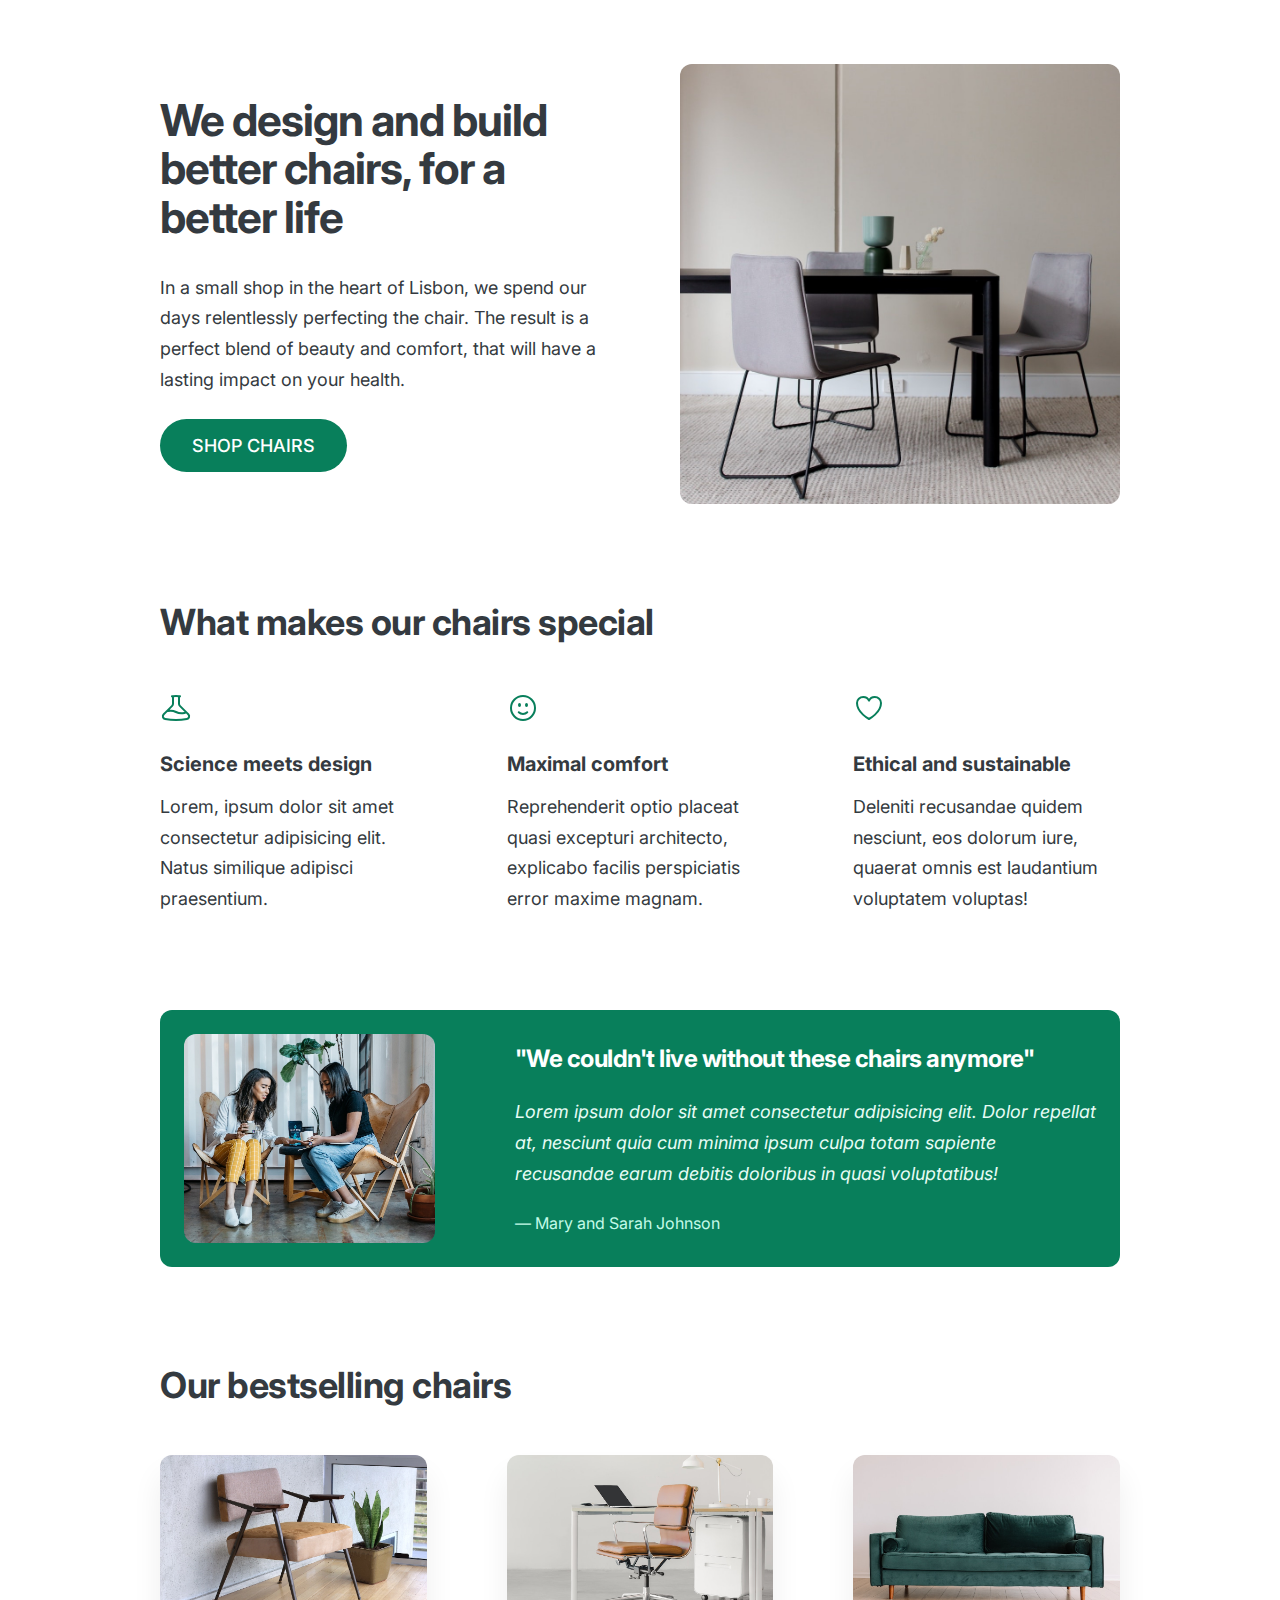
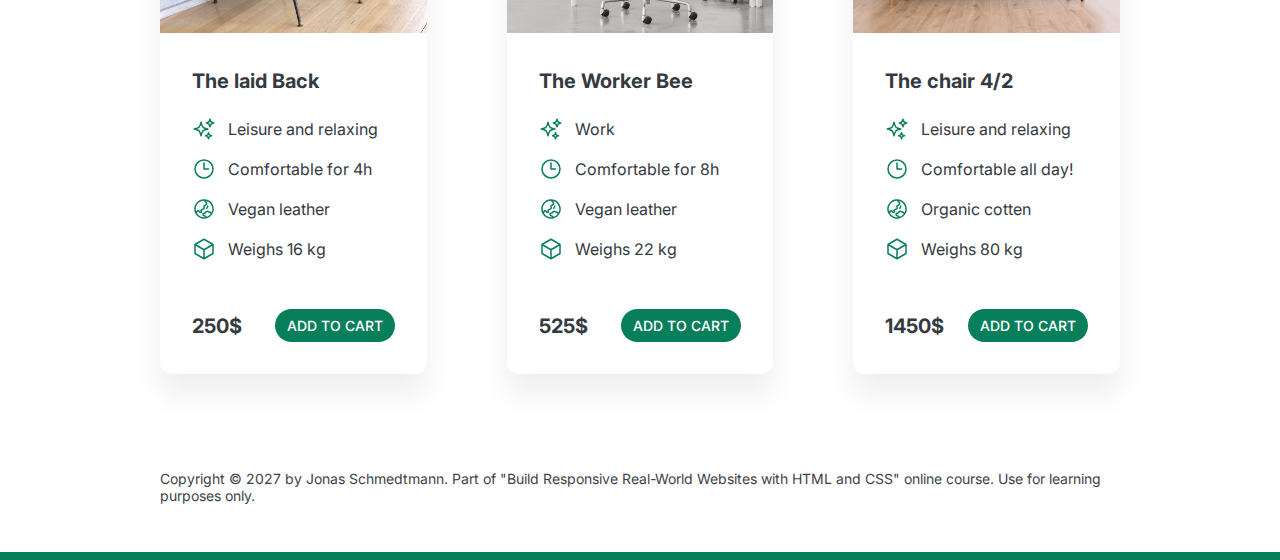
<file: index.html>
<!DOCTYPE html>
<html lang="en">
  <head>
    <meta charset="UTF-8" />
    <meta http-equiv="X-UA-Compatible" content="IE=edge" />
    <meta name="viewport" content="width=device-width, initial-scale=1.0" />
    <link
      href="https://fonts.googleapis.com/css2?family=Inter:wght@400;500&display=swap"
      rel="stylesheet"
    />

    <link rel="stylesheet" href="style.css" />
    <title>Document</title>
  </head>
  <body>
    <div class="container">
      <header>
        <div class="header-text-box">
          <h1>We design and build better chairs, for a better life</h1>
          <p class="header-text">
            In a small shop in the heart of Lisbon, we spend our days
            relentlessly perfecting the chair. The result is a perfect blend of
            beauty and comfort, that will have a lasting impact on your health.
          </p>
          <a href="#" class="btn btn--big">Shop chairs</a>
        </div>
        <img src="hero.jpg" alt="top-img" />
      </header>
      <section>
        <h2>What makes our chairs special</h2>
        <div class="grid-3-cols">
          <div>
            <svg
              xmlns="http://www.w3.org/2000/svg"
              fill="none"
              viewBox="0 0 24 24"
              stroke-width="1.5"
              stroke="currentColor"
              class="feature-icon"
            >
              <path
                stroke-linecap="round"
                stroke-linejoin="round"
                d="M9.75 3.104v5.714a2.25 2.25 0 01-.659 1.591L5 14.5M9.75 3.104c-.251.023-.501.05-.75.082m.75-.082a24.301 24.301 0 014.5 0m0 0v5.714c0 .597.237 1.17.659 1.591L19.8 15.3M14.25 3.104c.251.023.501.05.75.082M19.8 15.3l-1.57.393A9.065 9.065 0 0112 15a9.065 9.065 0 00-6.23-.693L5 14.5m14.8.8l1.402 1.402c1.232 1.232.65 3.318-1.067 3.611A48.309 48.309 0 0112 21c-2.773 0-5.491-.235-8.135-.687-1.718-.293-2.3-2.379-1.067-3.61L5 14.5"
              />
            </svg>

            <p class="feature-title"><strong>Science meets design</strong></p>
            <p class="feature-text">
              Lorem, ipsum dolor sit amet consectetur adipisicing elit. Natus
              similique adipisci praesentium.
            </p>
          </div>
          <div>
            <svg
              xmlns="http://www.w3.org/2000/svg"
              fill="none"
              viewBox="0 0 24 24"
              stroke-width="1.5"
              stroke="currentColor"
              class="feature-icon"
            >
              <path
                stroke-linecap="round"
                stroke-linejoin="round"
                d="M15.182 15.182a4.5 4.5 0 01-6.364 0M21 12a9 9 0 11-18 0 9 9 0 0118 0zM9.75 9.75c0 .414-.168.75-.375.75S9 10.164 9 9.75 9.168 9 9.375 9s.375.336.375.75zm-.375 0h.008v.015h-.008V9.75zm5.625 0c0 .414-.168.75-.375.75s-.375-.336-.375-.75.168-.75.375-.75.375.336.375.75zm-.375 0h.008v.015h-.008V9.75z"
              />
            </svg>

            <p class="feature-title"><strong>Maximal comfort</strong></p>
            <p class="feature-text">
              Reprehenderit optio placeat quasi excepturi architecto, explicabo
              facilis perspiciatis error maxime magnam.
            </p>
          </div>
          <div>
            <svg
              xmlns="http://www.w3.org/2000/svg"
              fill="none"
              viewBox="0 0 24 24"
              stroke-width="1.5"
              stroke="currentColor"
              class="feature-icon"
            >
              <path
                stroke-linecap="round"
                stroke-linejoin="round"
                d="M21 8.25c0-2.485-2.099-4.5-4.688-4.5-1.935 0-3.597 1.126-4.312 2.733-.715-1.607-2.377-2.733-4.313-2.733C5.1 3.75 3 5.765 3 8.25c0 7.22 9 12 9 12s9-4.78 9-12z"
              />
            </svg>

            <p class="feature-title">
              <strong>Ethical and sustainable</strong>
            </p>
            <p class="feature-text">
              Deleniti recusandae quidem nesciunt, eos dolorum iure, quaerat
              omnis est laudantium voluptatem voluptas!
            </p>
          </div>
        </div>
      </section>
      <section class="testmonial-section">
        <div class="grid-3-cols">
          <img src="customers.jpg" alt="customer-image" class="customer" />
          <div class="testimonial-box">
            <h2 class="testimonial-title">
              "We couldn't live without these chairs anymore"
            </h2>
            <p class="testimonial-text">
              Lorem ipsum dolor sit amet consectetur adipisicing elit. Dolor
              repellat at, nesciunt quia cum minima ipsum culpa totam sapiente
              recusandae earum debitis doloribus in quasi voluptatibus!
            </p>
            <p class="testmonial-auther">— Mary and Sarah Johnson</p>
          </div>
          <!-- <button class="slide-btn">
            <svg
              xmlns="http://www.w3.org/2000/svg"
              fill="none"
              viewBox="0 0 24 24"
              stroke-width="1.5"
              stroke="currentColor"
              class="left-slide"
            >
              <path
                stroke-linecap="round"
                stroke-linejoin="round"
                d="M15.75 19.5L8.25 12l7.5-7.5"
              />
            </svg>

            <svg
              xmlns="http://www.w3.org/2000/svg"
              fill="none"
              viewBox="0 0 24 24"
              stroke-width="1.5"
              stroke="currentColor"
              class="right-slide"
            >
              <path
                stroke-linecap="round"
                stroke-linejoin="round"
                d="M8.25 4.5l7.5 7.5-7.5 7.5"
              />
            </svg>
          </button> -->
        </div>
      </section>
      <section>
        <h2>Our bestselling chairs</h2>
        <div class="grid-3-cols">
          <figure class="chair">
            <img src="chair-1.jpg" alt="chair-1" />
            <div class="chair-box">
              <h3>The laid Back</h3>
              <ul class="chair-details">
                <li>
                  <svg
                    xmlns="http://www.w3.org/2000/svg"
                    fill="none"
                    viewBox="0 0 24 24"
                    stroke-width="1.5"
                    stroke="currentColor"
                    class="chair-icon"
                  >
                    <path
                      stroke-linecap="round"
                      stroke-linejoin="round"
                      d="M9.813 15.904L9 18.75l-.813-2.846a4.5 4.5 0 00-3.09-3.09L2.25 12l2.846-.813a4.5 4.5 0 003.09-3.09L9 5.25l.813 2.846a4.5 4.5 0 003.09 3.09L15.75 12l-2.846.813a4.5 4.5 0 00-3.09 3.09zM18.259 8.715L18 9.75l-.259-1.035a3.375 3.375 0 00-2.455-2.456L14.25 6l1.036-.259a3.375 3.375 0 002.455-2.456L18 2.25l.259 1.035a3.375 3.375 0 002.456 2.456L21.75 6l-1.035.259a3.375 3.375 0 00-2.456 2.456zM16.894 20.567L16.5 21.75l-.394-1.183a2.25 2.25 0 00-1.423-1.423L13.5 18.75l1.183-.394a2.25 2.25 0 001.423-1.423l.394-1.183.394 1.183a2.25 2.25 0 001.423 1.423l1.183.394-1.183.394a2.25 2.25 0 00-1.423 1.423z"
                    />
                  </svg>

                  <span>Leisure and relaxing</span>
                </li>
                <li>
                  <svg
                    xmlns="http://www.w3.org/2000/svg"
                    fill="none"
                    viewBox="0 0 24 24"
                    stroke-width="1.5"
                    stroke="currentColor"
                    class="chair-icon"
                  >
                    <path
                      stroke-linecap="round"
                      stroke-linejoin="round"
                      d="M12 6v6h4.5m4.5 0a9 9 0 11-18 0 9 9 0 0118 0z"
                    />
                  </svg>

                  <span>Comfortable for 4h</span>
                </li>
                <li>
                  <svg
                    xmlns="http://www.w3.org/2000/svg"
                    fill="none"
                    viewBox="0 0 24 24"
                    stroke-width="1.5"
                    stroke="currentColor"
                    class="chair-icon"
                  >
                    <path
                      stroke-linecap="round"
                      stroke-linejoin="round"
                      d="M12.75 3.03v.568c0 .334.148.65.405.864l1.068.89c.442.369.535 1.01.216 1.49l-.51.766a2.25 2.25 0 01-1.161.886l-.143.048a1.107 1.107 0 00-.57 1.664c.369.555.169 1.307-.427 1.605L9 13.125l.423 1.059a.956.956 0 01-1.652.928l-.679-.906a1.125 1.125 0 00-1.906.172L4.5 15.75l-.612.153M12.75 3.031a9 9 0 00-8.862 12.872M12.75 3.031a9 9 0 016.69 14.036m0 0l-.177-.529A2.25 2.25 0 0017.128 15H16.5l-.324-.324a1.453 1.453 0 00-2.328.377l-.036.073a1.586 1.586 0 01-.982.816l-.99.282c-.55.157-.894.702-.8 1.267l.073.438c.08.474.49.821.97.821.846 0 1.598.542 1.865 1.345l.215.643m5.276-3.67a9.012 9.012 0 01-5.276 3.67m0 0a9 9 0 01-10.275-4.835M15.75 9c0 .896-.393 1.7-1.016 2.25"
                    />
                  </svg>

                  <span>Vegan leather</span>
                </li>
                <li>
                  <svg
                    xmlns="http://www.w3.org/2000/svg"
                    fill="none"
                    viewBox="0 0 24 24"
                    stroke-width="1.5"
                    stroke="currentColor"
                    class="chair-icon"
                  >
                    <path
                      stroke-linecap="round"
                      stroke-linejoin="round"
                      d="M21 7.5l-9-5.25L3 7.5m18 0l-9 5.25m9-5.25v9l-9 5.25M3 7.5l9 5.25M3 7.5v9l9 5.25m0-9v9"
                    />
                  </svg>

                  <span>Weighs 16 kg</span>
                </li>
              </ul>
              <div class="chair-price">
                <strong>250$</strong>
                <a href="#" class="btn btn--small">Add to cart</a>
              </div>
            </div>
          </figure>
          <figure class="chair">
            <img src="chair-2.jpg" alt="chair-2" />
            <div class="chair-box">
              <h3>The Worker Bee</h3>
              <ul class="chair-details">
                <li>
                  <svg
                    xmlns="http://www.w3.org/2000/svg"
                    fill="none"
                    viewBox="0 0 24 24"
                    stroke-width="1.5"
                    stroke="currentColor"
                    class="chair-icon"
                  >
                    <path
                      stroke-linecap="round"
                      stroke-linejoin="round"
                      d="M9.813 15.904L9 18.75l-.813-2.846a4.5 4.5 0 00-3.09-3.09L2.25 12l2.846-.813a4.5 4.5 0 003.09-3.09L9 5.25l.813 2.846a4.5 4.5 0 003.09 3.09L15.75 12l-2.846.813a4.5 4.5 0 00-3.09 3.09zM18.259 8.715L18 9.75l-.259-1.035a3.375 3.375 0 00-2.455-2.456L14.25 6l1.036-.259a3.375 3.375 0 002.455-2.456L18 2.25l.259 1.035a3.375 3.375 0 002.456 2.456L21.75 6l-1.035.259a3.375 3.375 0 00-2.456 2.456zM16.894 20.567L16.5 21.75l-.394-1.183a2.25 2.25 0 00-1.423-1.423L13.5 18.75l1.183-.394a2.25 2.25 0 001.423-1.423l.394-1.183.394 1.183a2.25 2.25 0 001.423 1.423l1.183.394-1.183.394a2.25 2.25 0 00-1.423 1.423z"
                    />
                  </svg>

                  <span>Work</span>
                </li>
                <li>
                  <svg
                    xmlns="http://www.w3.org/2000/svg"
                    fill="none"
                    viewBox="0 0 24 24"
                    stroke-width="1.5"
                    stroke="currentColor"
                    class="chair-icon"
                  >
                    <path
                      stroke-linecap="round"
                      stroke-linejoin="round"
                      d="M12 6v6h4.5m4.5 0a9 9 0 11-18 0 9 9 0 0118 0z"
                    />
                  </svg>

                  <span>Comfortable for 8h</span>
                </li>
                <li>
                  <svg
                    xmlns="http://www.w3.org/2000/svg"
                    fill="none"
                    viewBox="0 0 24 24"
                    stroke-width="1.5"
                    stroke="currentColor"
                    class="chair-icon"
                  >
                    <path
                      stroke-linecap="round"
                      stroke-linejoin="round"
                      d="M12.75 3.03v.568c0 .334.148.65.405.864l1.068.89c.442.369.535 1.01.216 1.49l-.51.766a2.25 2.25 0 01-1.161.886l-.143.048a1.107 1.107 0 00-.57 1.664c.369.555.169 1.307-.427 1.605L9 13.125l.423 1.059a.956.956 0 01-1.652.928l-.679-.906a1.125 1.125 0 00-1.906.172L4.5 15.75l-.612.153M12.75 3.031a9 9 0 00-8.862 12.872M12.75 3.031a9 9 0 016.69 14.036m0 0l-.177-.529A2.25 2.25 0 0017.128 15H16.5l-.324-.324a1.453 1.453 0 00-2.328.377l-.036.073a1.586 1.586 0 01-.982.816l-.99.282c-.55.157-.894.702-.8 1.267l.073.438c.08.474.49.821.97.821.846 0 1.598.542 1.865 1.345l.215.643m5.276-3.67a9.012 9.012 0 01-5.276 3.67m0 0a9 9 0 01-10.275-4.835M15.75 9c0 .896-.393 1.7-1.016 2.25"
                    />
                  </svg>

                  <span>Vegan leather</span>
                </li>
                <li>
                  <svg
                    xmlns="http://www.w3.org/2000/svg"
                    fill="none"
                    viewBox="0 0 24 24"
                    stroke-width="1.5"
                    stroke="currentColor"
                    class="chair-icon"
                  >
                    <path
                      stroke-linecap="round"
                      stroke-linejoin="round"
                      d="M21 7.5l-9-5.25L3 7.5m18 0l-9 5.25m9-5.25v9l-9 5.25M3 7.5l9 5.25M3 7.5v9l9 5.25m0-9v9"
                    />
                  </svg>

                  <span>Weighs 22 kg</span>
                </li>
              </ul>
              <div class="chair-price">
                <strong>525$</strong>
                <a href="#" class="btn btn--small">Add to cart</a>
              </div>
            </div>
          </figure>
          <figure class="chair">
            <img src="chair-3.jpg" alt="chair-3" />
            <div class="chair-box">
              <h3>The chair 4/2</h3>
              <ul class="chair-details">
                <li>
                  <svg
                    xmlns="http://www.w3.org/2000/svg"
                    fill="none"
                    viewBox="0 0 24 24"
                    stroke-width="1.5"
                    stroke="currentColor"
                    class="chair-icon"
                  >
                    <path
                      stroke-linecap="round"
                      stroke-linejoin="round"
                      d="M9.813 15.904L9 18.75l-.813-2.846a4.5 4.5 0 00-3.09-3.09L2.25 12l2.846-.813a4.5 4.5 0 003.09-3.09L9 5.25l.813 2.846a4.5 4.5 0 003.09 3.09L15.75 12l-2.846.813a4.5 4.5 0 00-3.09 3.09zM18.259 8.715L18 9.75l-.259-1.035a3.375 3.375 0 00-2.455-2.456L14.25 6l1.036-.259a3.375 3.375 0 002.455-2.456L18 2.25l.259 1.035a3.375 3.375 0 002.456 2.456L21.75 6l-1.035.259a3.375 3.375 0 00-2.456 2.456zM16.894 20.567L16.5 21.75l-.394-1.183a2.25 2.25 0 00-1.423-1.423L13.5 18.75l1.183-.394a2.25 2.25 0 001.423-1.423l.394-1.183.394 1.183a2.25 2.25 0 001.423 1.423l1.183.394-1.183.394a2.25 2.25 0 00-1.423 1.423z"
                    />
                  </svg>

                  <span>Leisure and relaxing</span>
                </li>
                <li>
                  <svg
                    xmlns="http://www.w3.org/2000/svg"
                    fill="none"
                    viewBox="0 0 24 24"
                    stroke-width="1.5"
                    stroke="currentColor"
                    class="chair-icon"
                  >
                    <path
                      stroke-linecap="round"
                      stroke-linejoin="round"
                      d="M12 6v6h4.5m4.5 0a9 9 0 11-18 0 9 9 0 0118 0z"
                    />
                  </svg>

                  <span>Comfortable all day!</span>
                </li>
                <li>
                  <svg
                    xmlns="http://www.w3.org/2000/svg"
                    fill="none"
                    viewBox="0 0 24 24"
                    stroke-width="1.5"
                    stroke="currentColor"
                    class="chair-icon"
                  >
                    <path
                      stroke-linecap="round"
                      stroke-linejoin="round"
                      d="M12.75 3.03v.568c0 .334.148.65.405.864l1.068.89c.442.369.535 1.01.216 1.49l-.51.766a2.25 2.25 0 01-1.161.886l-.143.048a1.107 1.107 0 00-.57 1.664c.369.555.169 1.307-.427 1.605L9 13.125l.423 1.059a.956.956 0 01-1.652.928l-.679-.906a1.125 1.125 0 00-1.906.172L4.5 15.75l-.612.153M12.75 3.031a9 9 0 00-8.862 12.872M12.75 3.031a9 9 0 016.69 14.036m0 0l-.177-.529A2.25 2.25 0 0017.128 15H16.5l-.324-.324a1.453 1.453 0 00-2.328.377l-.036.073a1.586 1.586 0 01-.982.816l-.99.282c-.55.157-.894.702-.8 1.267l.073.438c.08.474.49.821.97.821.846 0 1.598.542 1.865 1.345l.215.643m5.276-3.67a9.012 9.012 0 01-5.276 3.67m0 0a9 9 0 01-10.275-4.835M15.75 9c0 .896-.393 1.7-1.016 2.25"
                    />
                  </svg>

                  <span>Organic cotten</span>
                </li>
                <li>
                  <svg
                    xmlns="http://www.w3.org/2000/svg"
                    fill="none"
                    viewBox="0 0 24 24"
                    stroke-width="1.5"
                    stroke="currentColor"
                    class="chair-icon"
                  >
                    <path
                      stroke-linecap="round"
                      stroke-linejoin="round"
                      d="M21 7.5l-9-5.25L3 7.5m18 0l-9 5.25m9-5.25v9l-9 5.25M3 7.5l9 5.25M3 7.5v9l9 5.25m0-9v9"
                    />
                  </svg>

                  <span>Weighs 80 kg</span>
                </li>
              </ul>
              <div class="chair-price">
                <strong>1450$</strong>
                <a href="#" class="btn btn--small">Add to cart</a>
              </div>
            </div>
          </figure>
        </div>
      </section>

      <footer>
        Copyright © 2027 by Jonas Schmedtmann. Part of "Build Responsive
        Real-World Websites with HTML and CSS" online course. Use for learning
        purposes only.
      </footer>
    </div>
  </body>
</html>
</file>
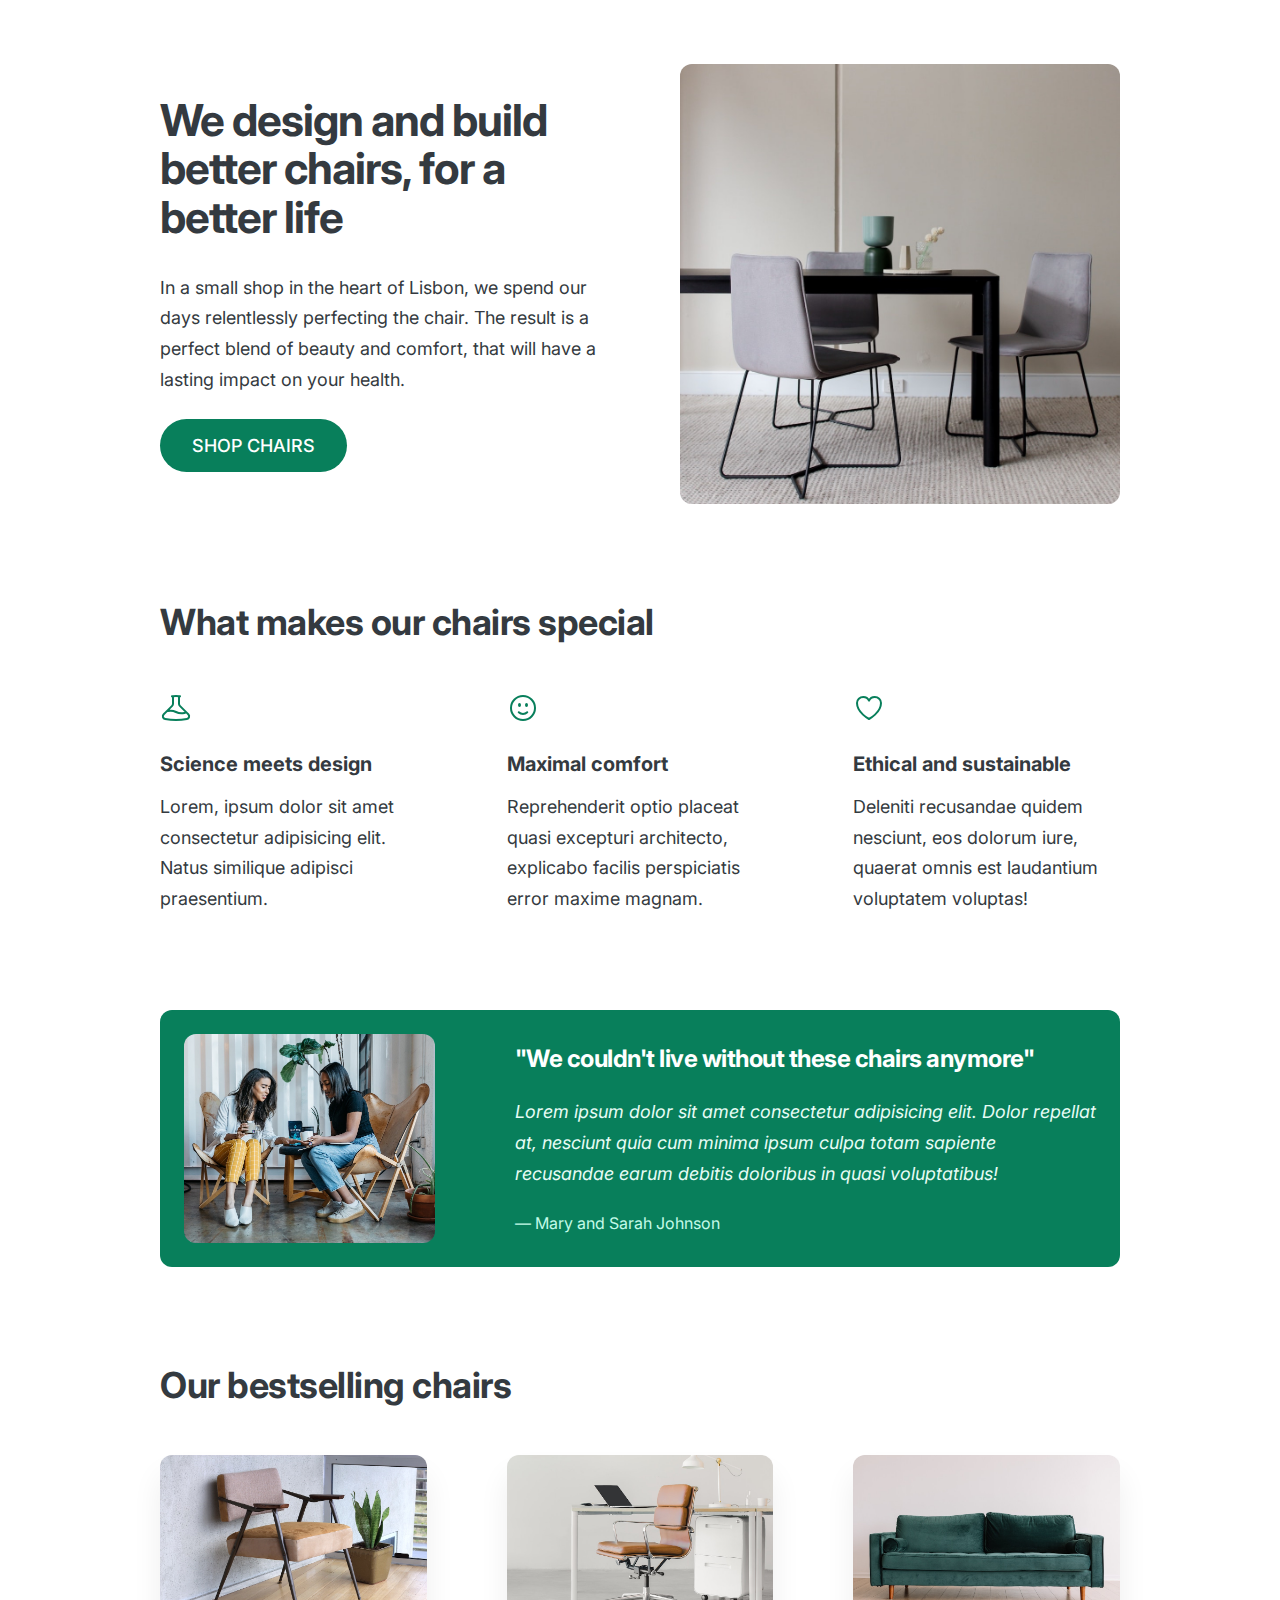
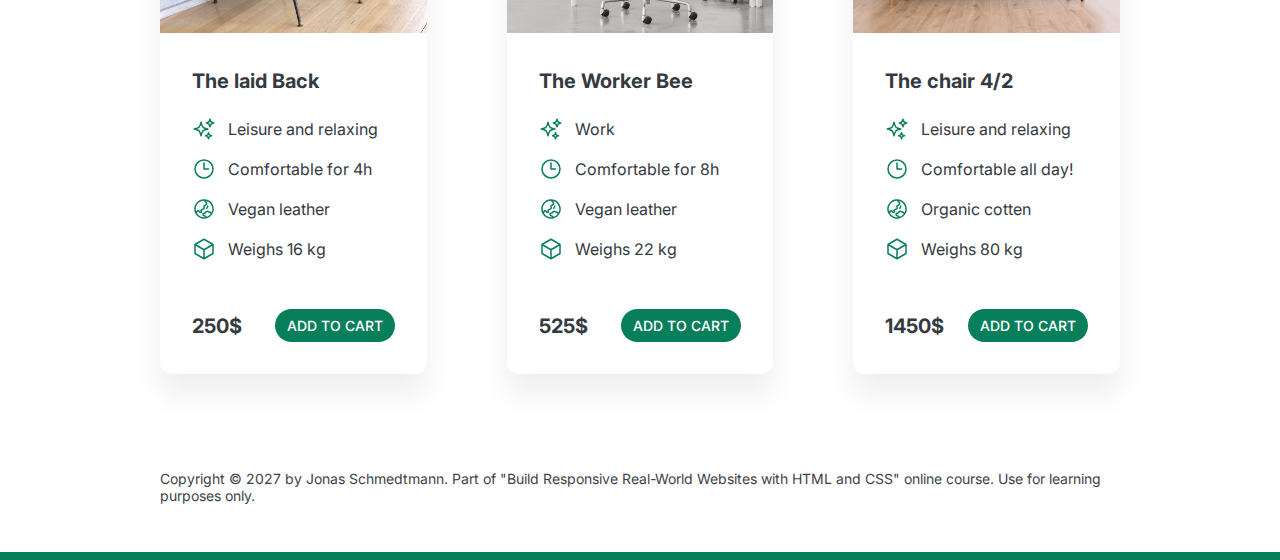
<file: d.html>
<!DOCTYPE html>
<html lang="en">
  <head>
    <meta charset="UTF-8" />
    <meta http-equiv="X-UA-Compatible" content="IE=edge" />
    <meta name="viewport" content="width=device-width, initial-scale=1.0" />
    <link
      href="https://fonts.googleapis.com/css2?family=Inter:wght@400;500&display=swap"
      rel="stylesheet"
    />

    <link rel="stylesheet" href="d.css" />
    <title>Document</title>
  </head>
  <body>
    <div class="container">
      <header>
        <div class="header-text-box">
          <h1>We design and build better chairs, for a better life</h1>
          <p class="header-text">
            In a small shop in the heart of Lisbon, we spend our days
            relentlessly perfecting the chair. The result is a perfect blend of
            beauty and comfort, that will have a lasting impact on your health.
          </p>
          <a href="#" class="btn btn--big">Shop chairs</a>
        </div>
        <img src="hero.jpg" alt="top-img" />
      </header>
      <section>
        <h2>What makes our chairs special</h2>
        <div class="grid-3-cols">
          <div>
            <svg
              xmlns="http://www.w3.org/2000/svg"
              fill="none"
              viewBox="0 0 24 24"
              stroke-width="1.5"
              stroke="currentColor"
              class="feature-icon"
            >
              <path
                stroke-linecap="round"
                stroke-linejoin="round"
                d="M9.75 3.104v5.714a2.25 2.25 0 01-.659 1.591L5 14.5M9.75 3.104c-.251.023-.501.05-.75.082m.75-.082a24.301 24.301 0 014.5 0m0 0v5.714c0 .597.237 1.17.659 1.591L19.8 15.3M14.25 3.104c.251.023.501.05.75.082M19.8 15.3l-1.57.393A9.065 9.065 0 0112 15a9.065 9.065 0 00-6.23-.693L5 14.5m14.8.8l1.402 1.402c1.232 1.232.65 3.318-1.067 3.611A48.309 48.309 0 0112 21c-2.773 0-5.491-.235-8.135-.687-1.718-.293-2.3-2.379-1.067-3.61L5 14.5"
              />
            </svg>

            <p class="feature-title"><strong>Science meets design</strong></p>
            <p class="feature-text">
              Lorem, ipsum dolor sit amet consectetur adipisicing elit. Natus
              similique adipisci praesentium.
            </p>
          </div>
          <div>
            <svg
              xmlns="http://www.w3.org/2000/svg"
              fill="none"
              viewBox="0 0 24 24"
              stroke-width="1.5"
              stroke="currentColor"
              class="feature-icon"
            >
              <path
                stroke-linecap="round"
                stroke-linejoin="round"
                d="M15.182 15.182a4.5 4.5 0 01-6.364 0M21 12a9 9 0 11-18 0 9 9 0 0118 0zM9.75 9.75c0 .414-.168.75-.375.75S9 10.164 9 9.75 9.168 9 9.375 9s.375.336.375.75zm-.375 0h.008v.015h-.008V9.75zm5.625 0c0 .414-.168.75-.375.75s-.375-.336-.375-.75.168-.75.375-.75.375.336.375.75zm-.375 0h.008v.015h-.008V9.75z"
              />
            </svg>

            <p class="feature-title"><strong>Maximal comfort</strong></p>
            <p class="feature-text">
              Reprehenderit optio placeat quasi excepturi architecto, explicabo
              facilis perspiciatis error maxime magnam.
            </p>
          </div>
          <div>
            <svg
              xmlns="http://www.w3.org/2000/svg"
              fill="none"
              viewBox="0 0 24 24"
              stroke-width="1.5"
              stroke="currentColor"
              class="feature-icon"
            >
              <path
                stroke-linecap="round"
                stroke-linejoin="round"
                d="M21 8.25c0-2.485-2.099-4.5-4.688-4.5-1.935 0-3.597 1.126-4.312 2.733-.715-1.607-2.377-2.733-4.313-2.733C5.1 3.75 3 5.765 3 8.25c0 7.22 9 12 9 12s9-4.78 9-12z"
              />
            </svg>

            <p class="feature-title">
              <strong>Ethical and sustainable</strong>
            </p>
            <p class="feature-text">
              Deleniti recusandae quidem nesciunt, eos dolorum iure, quaerat
              omnis est laudantium voluptatem voluptas!
            </p>
          </div>
        </div>
      </section>
      <section class="testmonial-section">
        <div class="grid-3-cols">
          <img src="customers.jpg" alt="customer-image" class="customer" />
          <div class="testimonial-box">
            <h2 class="testimonial-title">
              "We couldn't live without these chairs anymore"
            </h2>
            <p class="testimonial-text">
              Lorem ipsum dolor sit amet consectetur adipisicing elit. Dolor
              repellat at, nesciunt quia cum minima ipsum culpa totam sapiente
              recusandae earum debitis doloribus in quasi voluptatibus!
            </p>
            <p class="testmonial-auther">— Mary and Sarah Johnson</p>
          </div>
          <!-- <button class="slide-btn">
            <svg
              xmlns="http://www.w3.org/2000/svg"
              fill="none"
              viewBox="0 0 24 24"
              stroke-width="1.5"
              stroke="currentColor"
              class="left-slide"
            >
              <path
                stroke-linecap="round"
                stroke-linejoin="round"
                d="M15.75 19.5L8.25 12l7.5-7.5"
              />
            </svg>

            <svg
              xmlns="http://www.w3.org/2000/svg"
              fill="none"
              viewBox="0 0 24 24"
              stroke-width="1.5"
              stroke="currentColor"
              class="right-slide"
            >
              <path
                stroke-linecap="round"
                stroke-linejoin="round"
                d="M8.25 4.5l7.5 7.5-7.5 7.5"
              />
            </svg>
          </button> -->
        </div>
      </section>
      <section>
        <h2>Our bestselling chairs</h2>
        <div class="grid-3-cols">
          <figure class="chair">
            <img src="chair-1.jpg" alt="chair-1" />
            <div class="chair-box">
              <h3>The laid Back</h3>
              <ul class="chair-details">
                <li>
                  <svg
                    xmlns="http://www.w3.org/2000/svg"
                    fill="none"
                    viewBox="0 0 24 24"
                    stroke-width="1.5"
                    stroke="currentColor"
                    class="chair-icon"
                  >
                    <path
                      stroke-linecap="round"
                      stroke-linejoin="round"
                      d="M9.813 15.904L9 18.75l-.813-2.846a4.5 4.5 0 00-3.09-3.09L2.25 12l2.846-.813a4.5 4.5 0 003.09-3.09L9 5.25l.813 2.846a4.5 4.5 0 003.09 3.09L15.75 12l-2.846.813a4.5 4.5 0 00-3.09 3.09zM18.259 8.715L18 9.75l-.259-1.035a3.375 3.375 0 00-2.455-2.456L14.25 6l1.036-.259a3.375 3.375 0 002.455-2.456L18 2.25l.259 1.035a3.375 3.375 0 002.456 2.456L21.75 6l-1.035.259a3.375 3.375 0 00-2.456 2.456zM16.894 20.567L16.5 21.75l-.394-1.183a2.25 2.25 0 00-1.423-1.423L13.5 18.75l1.183-.394a2.25 2.25 0 001.423-1.423l.394-1.183.394 1.183a2.25 2.25 0 001.423 1.423l1.183.394-1.183.394a2.25 2.25 0 00-1.423 1.423z"
                    />
                  </svg>

                  <span>Leisure and relaxing</span>
                </li>
                <li>
                  <svg
                    xmlns="http://www.w3.org/2000/svg"
                    fill="none"
                    viewBox="0 0 24 24"
                    stroke-width="1.5"
                    stroke="currentColor"
                    class="chair-icon"
                  >
                    <path
                      stroke-linecap="round"
                      stroke-linejoin="round"
                      d="M12 6v6h4.5m4.5 0a9 9 0 11-18 0 9 9 0 0118 0z"
                    />
                  </svg>

                  <span>Comfortable for 4h</span>
                </li>
                <li>
                  <svg
                    xmlns="http://www.w3.org/2000/svg"
                    fill="none"
                    viewBox="0 0 24 24"
                    stroke-width="1.5"
                    stroke="currentColor"
                    class="chair-icon"
                  >
                    <path
                      stroke-linecap="round"
                      stroke-linejoin="round"
                      d="M12.75 3.03v.568c0 .334.148.65.405.864l1.068.89c.442.369.535 1.01.216 1.49l-.51.766a2.25 2.25 0 01-1.161.886l-.143.048a1.107 1.107 0 00-.57 1.664c.369.555.169 1.307-.427 1.605L9 13.125l.423 1.059a.956.956 0 01-1.652.928l-.679-.906a1.125 1.125 0 00-1.906.172L4.5 15.75l-.612.153M12.75 3.031a9 9 0 00-8.862 12.872M12.75 3.031a9 9 0 016.69 14.036m0 0l-.177-.529A2.25 2.25 0 0017.128 15H16.5l-.324-.324a1.453 1.453 0 00-2.328.377l-.036.073a1.586 1.586 0 01-.982.816l-.99.282c-.55.157-.894.702-.8 1.267l.073.438c.08.474.49.821.97.821.846 0 1.598.542 1.865 1.345l.215.643m5.276-3.67a9.012 9.012 0 01-5.276 3.67m0 0a9 9 0 01-10.275-4.835M15.75 9c0 .896-.393 1.7-1.016 2.25"
                    />
                  </svg>

                  <span>Vegan leather</span>
                </li>
                <li>
                  <svg
                    xmlns="http://www.w3.org/2000/svg"
                    fill="none"
                    viewBox="0 0 24 24"
                    stroke-width="1.5"
                    stroke="currentColor"
                    class="chair-icon"
                  >
                    <path
                      stroke-linecap="round"
                      stroke-linejoin="round"
                      d="M21 7.5l-9-5.25L3 7.5m18 0l-9 5.25m9-5.25v9l-9 5.25M3 7.5l9 5.25M3 7.5v9l9 5.25m0-9v9"
                    />
                  </svg>

                  <span>Weighs 16 kg</span>
                </li>
              </ul>
              <div class="chair-price">
                <strong>250$</strong>
                <a href="#" class="btn btn--small">Add to cart</a>
              </div>
            </div>
          </figure>
          <figure class="chair">
            <img src="chair-2.jpg" alt="chair-2" />
            <div class="chair-box">
              <h3>The Worker Bee</h3>
              <ul class="chair-details">
                <li>
                  <svg
                    xmlns="http://www.w3.org/2000/svg"
                    fill="none"
                    viewBox="0 0 24 24"
                    stroke-width="1.5"
                    stroke="currentColor"
                    class="chair-icon"
                  >
                    <path
                      stroke-linecap="round"
                      stroke-linejoin="round"
                      d="M9.813 15.904L9 18.75l-.813-2.846a4.5 4.5 0 00-3.09-3.09L2.25 12l2.846-.813a4.5 4.5 0 003.09-3.09L9 5.25l.813 2.846a4.5 4.5 0 003.09 3.09L15.75 12l-2.846.813a4.5 4.5 0 00-3.09 3.09zM18.259 8.715L18 9.75l-.259-1.035a3.375 3.375 0 00-2.455-2.456L14.25 6l1.036-.259a3.375 3.375 0 002.455-2.456L18 2.25l.259 1.035a3.375 3.375 0 002.456 2.456L21.75 6l-1.035.259a3.375 3.375 0 00-2.456 2.456zM16.894 20.567L16.5 21.75l-.394-1.183a2.25 2.25 0 00-1.423-1.423L13.5 18.75l1.183-.394a2.25 2.25 0 001.423-1.423l.394-1.183.394 1.183a2.25 2.25 0 001.423 1.423l1.183.394-1.183.394a2.25 2.25 0 00-1.423 1.423z"
                    />
                  </svg>

                  <span>Work</span>
                </li>
                <li>
                  <svg
                    xmlns="http://www.w3.org/2000/svg"
                    fill="none"
                    viewBox="0 0 24 24"
                    stroke-width="1.5"
                    stroke="currentColor"
                    class="chair-icon"
                  >
                    <path
                      stroke-linecap="round"
                      stroke-linejoin="round"
                      d="M12 6v6h4.5m4.5 0a9 9 0 11-18 0 9 9 0 0118 0z"
                    />
                  </svg>

                  <span>Comfortable for 8h</span>
                </li>
                <li>
                  <svg
                    xmlns="http://www.w3.org/2000/svg"
                    fill="none"
                    viewBox="0 0 24 24"
                    stroke-width="1.5"
                    stroke="currentColor"
                    class="chair-icon"
                  >
                    <path
                      stroke-linecap="round"
                      stroke-linejoin="round"
                      d="M12.75 3.03v.568c0 .334.148.65.405.864l1.068.89c.442.369.535 1.01.216 1.49l-.51.766a2.25 2.25 0 01-1.161.886l-.143.048a1.107 1.107 0 00-.57 1.664c.369.555.169 1.307-.427 1.605L9 13.125l.423 1.059a.956.956 0 01-1.652.928l-.679-.906a1.125 1.125 0 00-1.906.172L4.5 15.75l-.612.153M12.75 3.031a9 9 0 00-8.862 12.872M12.75 3.031a9 9 0 016.69 14.036m0 0l-.177-.529A2.25 2.25 0 0017.128 15H16.5l-.324-.324a1.453 1.453 0 00-2.328.377l-.036.073a1.586 1.586 0 01-.982.816l-.99.282c-.55.157-.894.702-.8 1.267l.073.438c.08.474.49.821.97.821.846 0 1.598.542 1.865 1.345l.215.643m5.276-3.67a9.012 9.012 0 01-5.276 3.67m0 0a9 9 0 01-10.275-4.835M15.75 9c0 .896-.393 1.7-1.016 2.25"
                    />
                  </svg>

                  <span>Vegan leather</span>
                </li>
                <li>
                  <svg
                    xmlns="http://www.w3.org/2000/svg"
                    fill="none"
                    viewBox="0 0 24 24"
                    stroke-width="1.5"
                    stroke="currentColor"
                    class="chair-icon"
                  >
                    <path
                      stroke-linecap="round"
                      stroke-linejoin="round"
                      d="M21 7.5l-9-5.25L3 7.5m18 0l-9 5.25m9-5.25v9l-9 5.25M3 7.5l9 5.25M3 7.5v9l9 5.25m0-9v9"
                    />
                  </svg>

                  <span>Weighs 22 kg</span>
                </li>
              </ul>
              <div class="chair-price">
                <strong>525$</strong>
                <a href="#" class="btn btn--small">Add to cart</a>
              </div>
            </div>
          </figure>
          <figure class="chair">
            <img src="chair-3.jpg" alt="chair-3" />
            <div class="chair-box">
              <h3>The chair 4/2</h3>
              <ul class="chair-details">
                <li>
                  <svg
                    xmlns="http://www.w3.org/2000/svg"
                    fill="none"
                    viewBox="0 0 24 24"
                    stroke-width="1.5"
                    stroke="currentColor"
                    class="chair-icon"
                  >
                    <path
                      stroke-linecap="round"
                      stroke-linejoin="round"
                      d="M9.813 15.904L9 18.75l-.813-2.846a4.5 4.5 0 00-3.09-3.09L2.25 12l2.846-.813a4.5 4.5 0 003.09-3.09L9 5.25l.813 2.846a4.5 4.5 0 003.09 3.09L15.75 12l-2.846.813a4.5 4.5 0 00-3.09 3.09zM18.259 8.715L18 9.75l-.259-1.035a3.375 3.375 0 00-2.455-2.456L14.25 6l1.036-.259a3.375 3.375 0 002.455-2.456L18 2.25l.259 1.035a3.375 3.375 0 002.456 2.456L21.75 6l-1.035.259a3.375 3.375 0 00-2.456 2.456zM16.894 20.567L16.5 21.75l-.394-1.183a2.25 2.25 0 00-1.423-1.423L13.5 18.75l1.183-.394a2.25 2.25 0 001.423-1.423l.394-1.183.394 1.183a2.25 2.25 0 001.423 1.423l1.183.394-1.183.394a2.25 2.25 0 00-1.423 1.423z"
                    />
                  </svg>

                  <span>Leisure and relaxing</span>
                </li>
                <li>
                  <svg
                    xmlns="http://www.w3.org/2000/svg"
                    fill="none"
                    viewBox="0 0 24 24"
                    stroke-width="1.5"
                    stroke="currentColor"
                    class="chair-icon"
                  >
                    <path
                      stroke-linecap="round"
                      stroke-linejoin="round"
                      d="M12 6v6h4.5m4.5 0a9 9 0 11-18 0 9 9 0 0118 0z"
                    />
                  </svg>

                  <span>Comfortable all day!</span>
                </li>
                <li>
                  <svg
                    xmlns="http://www.w3.org/2000/svg"
                    fill="none"
                    viewBox="0 0 24 24"
                    stroke-width="1.5"
                    stroke="currentColor"
                    class="chair-icon"
                  >
                    <path
                      stroke-linecap="round"
                      stroke-linejoin="round"
                      d="M12.75 3.03v.568c0 .334.148.65.405.864l1.068.89c.442.369.535 1.01.216 1.49l-.51.766a2.25 2.25 0 01-1.161.886l-.143.048a1.107 1.107 0 00-.57 1.664c.369.555.169 1.307-.427 1.605L9 13.125l.423 1.059a.956.956 0 01-1.652.928l-.679-.906a1.125 1.125 0 00-1.906.172L4.5 15.75l-.612.153M12.75 3.031a9 9 0 00-8.862 12.872M12.75 3.031a9 9 0 016.69 14.036m0 0l-.177-.529A2.25 2.25 0 0017.128 15H16.5l-.324-.324a1.453 1.453 0 00-2.328.377l-.036.073a1.586 1.586 0 01-.982.816l-.99.282c-.55.157-.894.702-.8 1.267l.073.438c.08.474.49.821.97.821.846 0 1.598.542 1.865 1.345l.215.643m5.276-3.67a9.012 9.012 0 01-5.276 3.67m0 0a9 9 0 01-10.275-4.835M15.75 9c0 .896-.393 1.7-1.016 2.25"
                    />
                  </svg>

                  <span>Organic cotten</span>
                </li>
                <li>
                  <svg
                    xmlns="http://www.w3.org/2000/svg"
                    fill="none"
                    viewBox="0 0 24 24"
                    stroke-width="1.5"
                    stroke="currentColor"
                    class="chair-icon"
                  >
                    <path
                      stroke-linecap="round"
                      stroke-linejoin="round"
                      d="M21 7.5l-9-5.25L3 7.5m18 0l-9 5.25m9-5.25v9l-9 5.25M3 7.5l9 5.25M3 7.5v9l9 5.25m0-9v9"
                    />
                  </svg>

                  <span>Weighs 80 kg</span>
                </li>
              </ul>
              <div class="chair-price">
                <strong>1450$</strong>
                <a href="#" class="btn btn--small">Add to cart</a>
              </div>
            </div>
          </figure>
        </div>
      </section>

      <footer>
        Copyright © 2027 by Jonas Schmedtmann. Part of "Build Responsive
        Real-World Websites with HTML and CSS" online course. Use for learning
        purposes only.
      </footer>
    </div>
  </body>
</html>
</file>
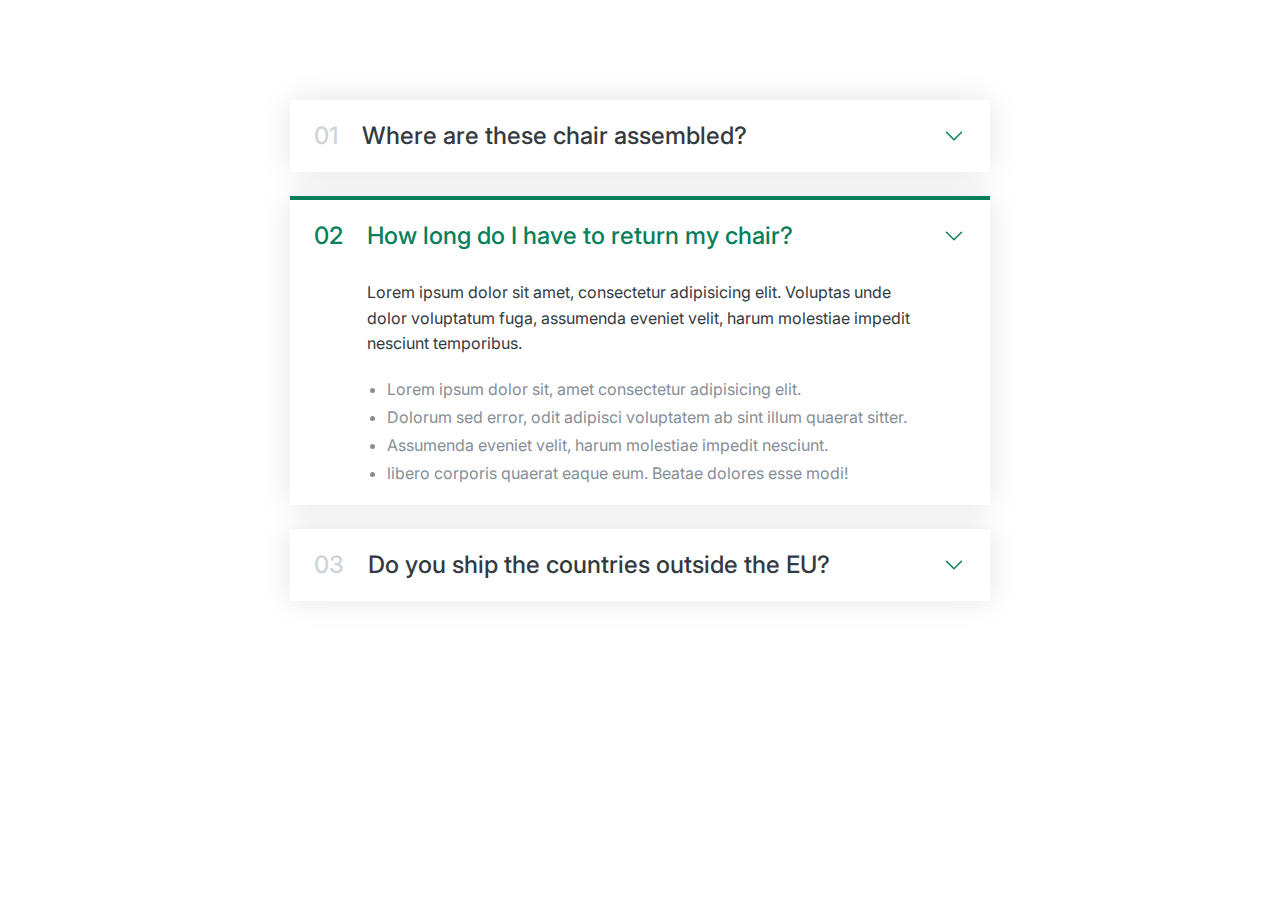
<file: 06-Components/accordion.html>
<!DOCTYPE html>
<html lang="en">
  <head>
    <meta charset="UTF-8" />
    <meta http-equiv="X-UA-Compatible" content="IE=edge" />
    <meta name="viewport" content="width=device-width, initial-scale=1.0" />
    <link
      href="https://fonts.googleapis.com/css2?family=Inter:wght@400;500&display=swap"
      rel="stylesheet"
    />
    <style>
      * {
        margin: 0;
        padding: 0;
        box-sizing: border-box;
      }
      body {
        font-family: "inter", sans-serif;
        color: #343a40;
        line-height: 1;
      }
      .Accordion {
        width: 700px;
        margin: 100px auto;
        display: flex;
        flex-direction: column;
        gap: 24px;
      }
      .items {
        box-shadow: 0 0 32px rgba(0, 0, 0, 0.1);
        padding: 24px;
        display: grid;
        grid-template-columns: auto 1fr auto;
        column-gap: 24px;
        row-gap: 32px;
        align-items: center;
      }
      .number,
      .text {
        font-size: 24px;
        /* color: #087f5b; */
        font-weight: 500;
      }

      .number {
        color: #ced4da;
      }
      .icon {
        width: 24px;
        height: 24px;
        stroke: #087f5b;
      }
      .hidden-box {
        grid-column: 2;
        display: none;
      }
      .hidden-box p {
        line-height: 1.6;
        margin-bottom: 24px;
      }

      .hidden-box ul {
        color: #868e96;
        margin-left: 20px;
        display: flex;
        flex-direction: column;
        gap: 12px;
      }

      .open {
        border-top: 4px solid #087f5b;
      }

      .open .hidden-box {
        display: block;
      }

      .open .number,
      .open .text {
        color: #087f5b;
      }
    </style>
    <title>Accordion</title>
  </head>
  <body>
    <div class="Accordion">
      <div class="items">
        <p class="number">01</p>
        <p class="text">Where are these chair assembled?</p>
        <svg
          xmlns="http://www.w3.org/2000/svg"
          fill="none"
          viewBox="0 0 24 24"
          stroke-width="1.5"
          stroke="currentColor"
          class="icon"
        >
          <path
            stroke-linecap="round"
            stroke-linejoin="round"
            d="M19.5 8.25l-7.5 7.5-7.5-7.5"
          />
        </svg>
        <div class="hidden-box">
          <p>
            Lorem ipsum dolor sit amet, consectetur adipisicing elit. Voluptas
            unde dolor voluptatum fuga, assumenda eveniet velit, harum molestiae
            impedit nesciunt temporibus.
          </p>
          <ul>
            <li>Lorem ipsum dolor sit, amet consectetur adipisicing elit.</li>
            <li>
              Dolorum sed error, odit adipisci voluptatem ab sint illum quaerat
              sitter.
            </li>
            <li>Assumenda eveniet velit, harum molestiae impedit nesciunt.</li>
            <li>
              libero corporis quaerat eaque eum. Beatae dolores esse modi!
            </li>
          </ul>
        </div>
      </div>

      <div class="items open">
        <p class="number">02</p>
        <p class="text">How long do I have to return my chair?</p>
        <svg
          xmlns="http://www.w3.org/2000/svg"
          fill="none"
          viewBox="0 0 24 24"
          stroke-width="1.5"
          stroke="currentColor"
          class="icon"
        >
          <path
            stroke-linecap="round"
            stroke-linejoin="round"
            d="M19.5 8.25l-7.5 7.5-7.5-7.5"
          />
        </svg>
        <div class="hidden-box">
          <p>
            Lorem ipsum dolor sit amet, consectetur adipisicing elit. Voluptas
            unde dolor voluptatum fuga, assumenda eveniet velit, harum molestiae
            impedit nesciunt temporibus.
          </p>
          <ul>
            <li>Lorem ipsum dolor sit, amet consectetur adipisicing elit.</li>
            <li>
              Dolorum sed error, odit adipisci voluptatem ab sint illum quaerat
              sitter.
            </li>
            <li>Assumenda eveniet velit, harum molestiae impedit nesciunt.</li>
            <li>
              libero corporis quaerat eaque eum. Beatae dolores esse modi!
            </li>
          </ul>
        </div>
      </div>

      <div class="items">
        <p class="number">03</p>
        <p class="text">Do you ship the countries outside the EU?</p>
        <svg
          xmlns="http://www.w3.org/2000/svg"
          fill="none"
          viewBox="0 0 24 24"
          stroke-width="1.5"
          stroke="currentColor"
          class="icon"
        >
          <path
            stroke-linecap="round"
            stroke-linejoin="round"
            d="M19.5 8.25l-7.5 7.5-7.5-7.5"
          />
        </svg>
        <div class="hidden-box">
          <p>
            Lorem ipsum dolor sit amet, consectetur adipisicing elit. Voluptas
            unde dolor voluptatum fuga, assumenda eveniet velit, harum molestiae
            impedit nesciunt temporibus.
          </p>
          <ul>
            <li>Lorem ipsum dolor sit, amet consectetur adipisicing elit.</li>
            <li>
              Dolorum sed error, odit adipisci voluptatem ab sint illum quaerat
              sitter.
            </li>
            <li>Assumenda eveniet velit, harum molestiae impedit nesciunt.</li>
            <li>
              libero corporis quaerat eaque eum. Beatae dolores esse modi!
            </li>
          </ul>
        </div>
      </div>
    </div>
  </body>
</html>
</file>
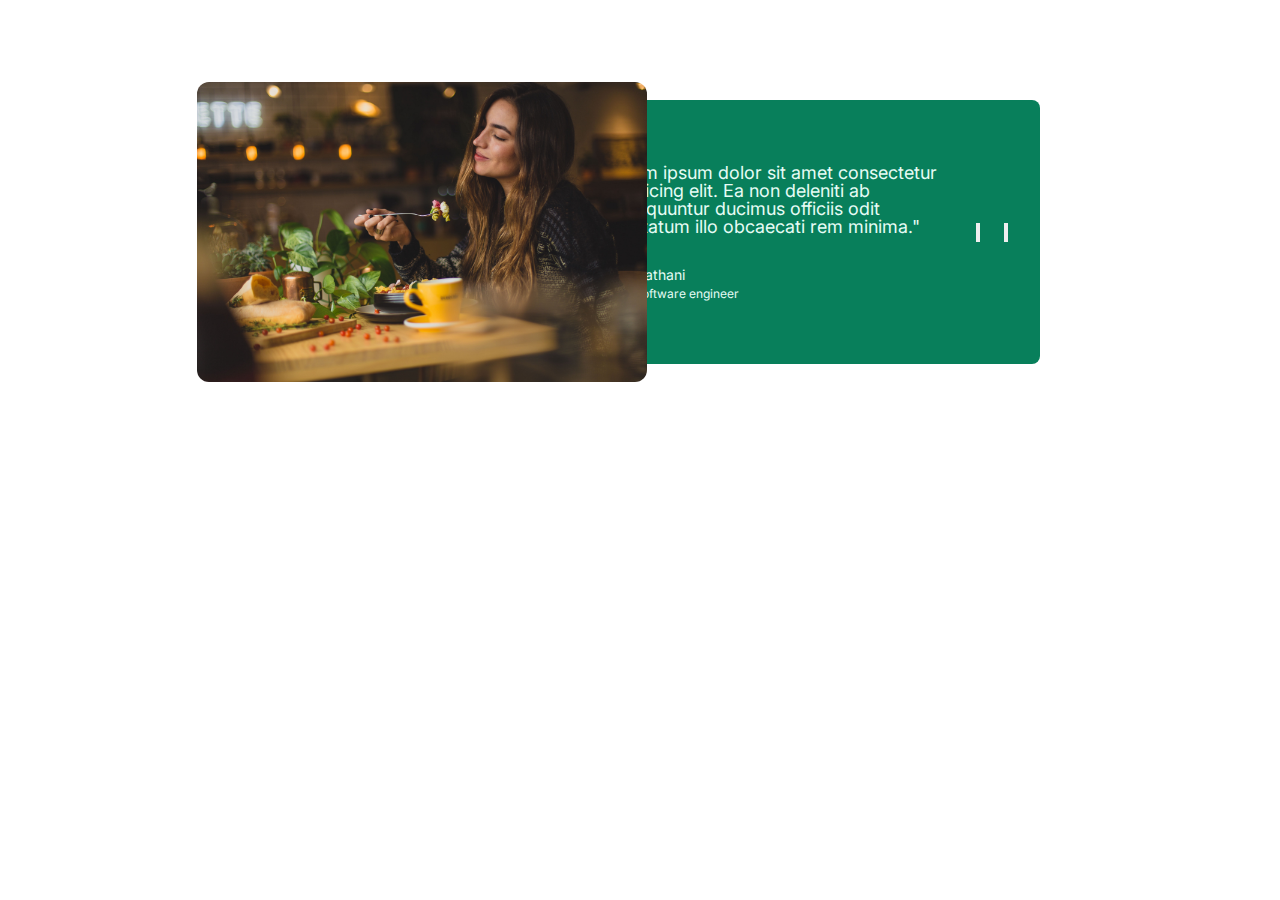
<file: 06-Components/carousel.html>
<!DOCTYPE html>
<html lang="en">
  <head>
    <meta charset="UTF-8" />
    <meta http-equiv="X-UA-Compatible" content="IE=edge" />
    <meta name="viewport" content="width=device-width, initial-scale=1.0" />
    <link
      href="https://fonts.googleapis.com/css2?family=Inter:wght@400;500;700&display=swap"
      rel="stylesheet"
    />

    <style>
      * {
        margin: 0;
        padding: 0;
        box-sizing: border-box;
      }

      body {
        font-family: "inter", sans-serif;
        color: #343a40;
        line-height: 1;
      }

      img {
        height: 200px;
        border-radius: 8px;
        transform: scale(1.5);
      }

      .caruosel {
        width: 800px;
        margin: 100px auto;
        background-color: #087f5b;
        color: #fff;
        padding: 32px;
        border-radius: 8px;

        display: flex;
        align-items: center;
        gap: 24px;
      }
      .testimonial-text {
        font-size: 18px;
        margin-bottom: 32px;
        color: #e6fcf5;
      }

      .testimonial-auther {
        font-size: 14px;
        margin-bottom: 6px;
        color: #e6fcf5;
      }
      .testimonial-job {
        font-size: 12px;
        color: #e6fcf5;
      }
    </style>

    <title>carousel</title>
  </head>
  <body>
    <div class="caruosel">
      <img src="hero.jpg" alt="caruosel-img" />

      <blockquote class="testimonial">
        <p class="testimonial-text">
          "Lorem ipsum dolor sit amet consectetur adipisicing elit. Ea non
          deleniti ab consequuntur ducimus officiis odit voluptatum illo
          obcaecati rem minima."
        </p>
        <p class="testimonial-auther">Disha pathani</p>
        <p class="testimonial-job">Senior software engineer</p>
      </blockquote>
      <button class="btn">
        <svg
          xmlns="http://www.w3.org/2000/svg"
          fill="none"
          viewBox="0 0 24 24"
          stroke-width="1.5"
          stroke="currentColor"
          class="btn-left"
        >
          <path
            stroke-linecap="round"
            stroke-linejoin="round"
            d="M15.75 19.5L8.25 12l7.5-7.5"
          />
        </svg>
      </button>
      <button class="btn">
        <svg
          xmlns="http://www.w3.org/2000/svg"
          fill="none"
          viewBox="0 0 24 24"
          stroke-width="1.5"
          stroke="currentColor"
          class="btn-right"
        >
          <path
            stroke-linecap="round"
            stroke-linejoin="round"
            d="M8.25 4.5l7.5 7.5-7.5 7.5"
          />
        </svg>
      </button>
    </div>
  </body>
</html>
</file>
<file: style.css>
* {
  margin: 0;
  padding: 0;
  box-sizing: border-box;
}
body {
  font-family: "inter", sans-serif;
  color: #343a40;
  border-bottom: 8px solid #087f5b;
}

.container {
  width: 960px;
  margin: 0 auto;
}

header,
section {
  margin-bottom: 96px;
}

header {
  display: grid;
  grid-template-columns: repeat(2, 1fr);
  column-gap: 80px;
  margin-top: 64px;
}
h1 {
  font-size: 44px;
  margin-bottom: 32px;
  line-height: 1.1;
  letter-spacing: -1px;
  /* text-shadow: 0 20px 3px rgba(0, 0, 0, 0.2); */
}
.header-text {
  font-size: 18px;
  line-height: 1.7;
  margin-bottom: 24px;
}
.header-text-box {
  display: block;
  align-self: center;
}

img {
  width: 100%;
  border-radius: 12px;
}

.btn:link,
.btn:visited {
  background-color: #087f5b;
  color: #fff;
  text-decoration: none;
  text-transform: uppercase;
  display: inline-block;
  font-weight: 500;
  border-radius: 100px;
}

.btn:hover,
.btn:active {
  background-color: #099268;
}

.btn--big {
  font-size: 18px;
  padding: 16px 32px;
}

.btn--small {
  font-size: 14px;
  padding: 8px 12px;
}

h2 {
  margin-bottom: 48px;
  font-size: 36px;
  letter-spacing: -0.5px;
}

.grid-3-cols {
  display: grid;
  grid-template-columns: repeat(3, 1fr);
  column-gap: 80px;
}

.feature-icon {
  stroke: #087f5b;
  width: 32px;
  height: 32px;
  margin-bottom: 24px;
}

.chair-icon {
  stroke: #087f5b;
  width: 24px;
  height: 24px;
}

.feature-title {
  margin-bottom: 16px;
  /* font-weight: bold; */
  font-size: 20px;
}
.feature-text {
  font-size: 18px;
  line-height: 1.7;
}

.testmonial-section {
  background-color: #087f5b;
  color: #fff;
  padding: 24px;
  /* padding-left: 86px; */
  border-radius: 12px;
}

.testimonial-box {
  grid-column: 2 / -1;
  align-self: center;
}
.testimonial-title {
  margin-bottom: 24px;
  font-size: 24px;
}
.testimonial-text {
  font-style: italic;
  margin-bottom: 24px;
  font-size: 18px;
  line-height: 1.7;
  color: #e6fcf5;
}

.testmonial-auther {
  color: #c3fae8;
}

.chair {
  box-shadow: 0 20px 30px 0 rgba(0, 0, 0, 0.07);
  border-radius: 12px;
}
.chair img {
  border-bottom-left-radius: 0;
  border-bottom-right-radius: 0;
}
.chair-box {
  padding: 32px;
}
h3 {
  margin-bottom: 24px;
  font-size: 20px;
}

.chair-details {
  list-style: none;
  margin-bottom: 48px;
}
.chair-details li {
  display: flex;
  align-items: center;
  gap: 12px;
  margin-bottom: 16px;
}
.chair-details li:last-child {
  margin-bottom: 0;
}
.chair-price {
  display: flex;
  justify-content: space-between;
  align-items: center;
  font-size: 20px;
}

/* .testmonial-section {
  position: relative;
} */

footer {
  margin-bottom: 48px;
  font-size: 14px;
  color: #3e4247;
}
</file>
<file: d.css>
* {
  margin: 0;
  padding: 0;
  box-sizing: border-box;
}
body {
  font-family: "inter", sans-serif;
  color: #343a40;
  border-bottom: 8px solid #087f5b;
}

.container {
  width: 960px;
  margin: 0 auto;
}

header,
section {
  margin-bottom: 96px;
}

header {
  display: grid;
  grid-template-columns: repeat(2, 1fr);
  column-gap: 80px;
  margin-top: 64px;
}
h1 {
  font-size: 44px;
  margin-bottom: 32px;
  line-height: 1.1;
  letter-spacing: -1px;
  /* text-shadow: 0 20px 3px rgba(0, 0, 0, 0.2); */
}
.header-text {
  font-size: 18px;
  line-height: 1.7;
  margin-bottom: 24px;
}
.header-text-box {
  display: block;
  align-self: center;
}

img {
  width: 100%;
  border-radius: 12px;
}

.btn:link,
.btn:visited {
  background-color: #087f5b;
  color: #fff;
  text-decoration: none;
  text-transform: uppercase;
  display: inline-block;
  font-weight: 500;
  border-radius: 100px;
}

.btn:hover,
.btn:active {
  background-color: #099268;
}

.btn--big {
  font-size: 18px;
  padding: 16px 32px;
}

.btn--small {
  font-size: 14px;
  padding: 8px 12px;
}

h2 {
  margin-bottom: 48px;
  font-size: 36px;
  letter-spacing: -0.5px;
}

.grid-3-cols {
  display: grid;
  grid-template-columns: repeat(3, 1fr);
  column-gap: 80px;
}

.feature-icon {
  stroke: #087f5b;
  width: 32px;
  height: 32px;
  margin-bottom: 24px;
}

.chair-icon {
  stroke: #087f5b;
  width: 24px;
  height: 24px;
}

.feature-title {
  margin-bottom: 16px;
  /* font-weight: bold; */
  font-size: 20px;
}
.feature-text {
  font-size: 18px;
  line-height: 1.7;
}

.testmonial-section {
  background-color: #087f5b;
  color: #fff;
  padding: 24px;
  /* padding-left: 86px; */
  border-radius: 12px;
}

.testimonial-box {
  grid-column: 2 / -1;
  align-self: center;
}
.testimonial-title {
  margin-bottom: 24px;
  font-size: 24px;
}
.testimonial-text {
  font-style: italic;
  margin-bottom: 24px;
  font-size: 18px;
  line-height: 1.7;
  color: #e6fcf5;
}

.testmonial-auther {
  color: #c3fae8;
}

.chair {
  box-shadow: 0 20px 30px 0 rgba(0, 0, 0, 0.07);
  border-radius: 12px;
}
.chair img {
  border-bottom-left-radius: 0;
  border-bottom-right-radius: 0;
}
.chair-box {
  padding: 32px;
}
h3 {
  margin-bottom: 24px;
  font-size: 20px;
}

.chair-details {
  list-style: none;
  margin-bottom: 48px;
}
.chair-details li {
  display: flex;
  align-items: center;
  gap: 12px;
  margin-bottom: 16px;
}
.chair-details li:last-child {
  margin-bottom: 0;
}
.chair-price {
  display: flex;
  justify-content: space-between;
  align-items: center;
  font-size: 20px;
}

/* .testmonial-section {
  position: relative;
} */

footer {
  margin-bottom: 48px;
  font-size: 14px;
  color: #3e4247;
}
</file>
